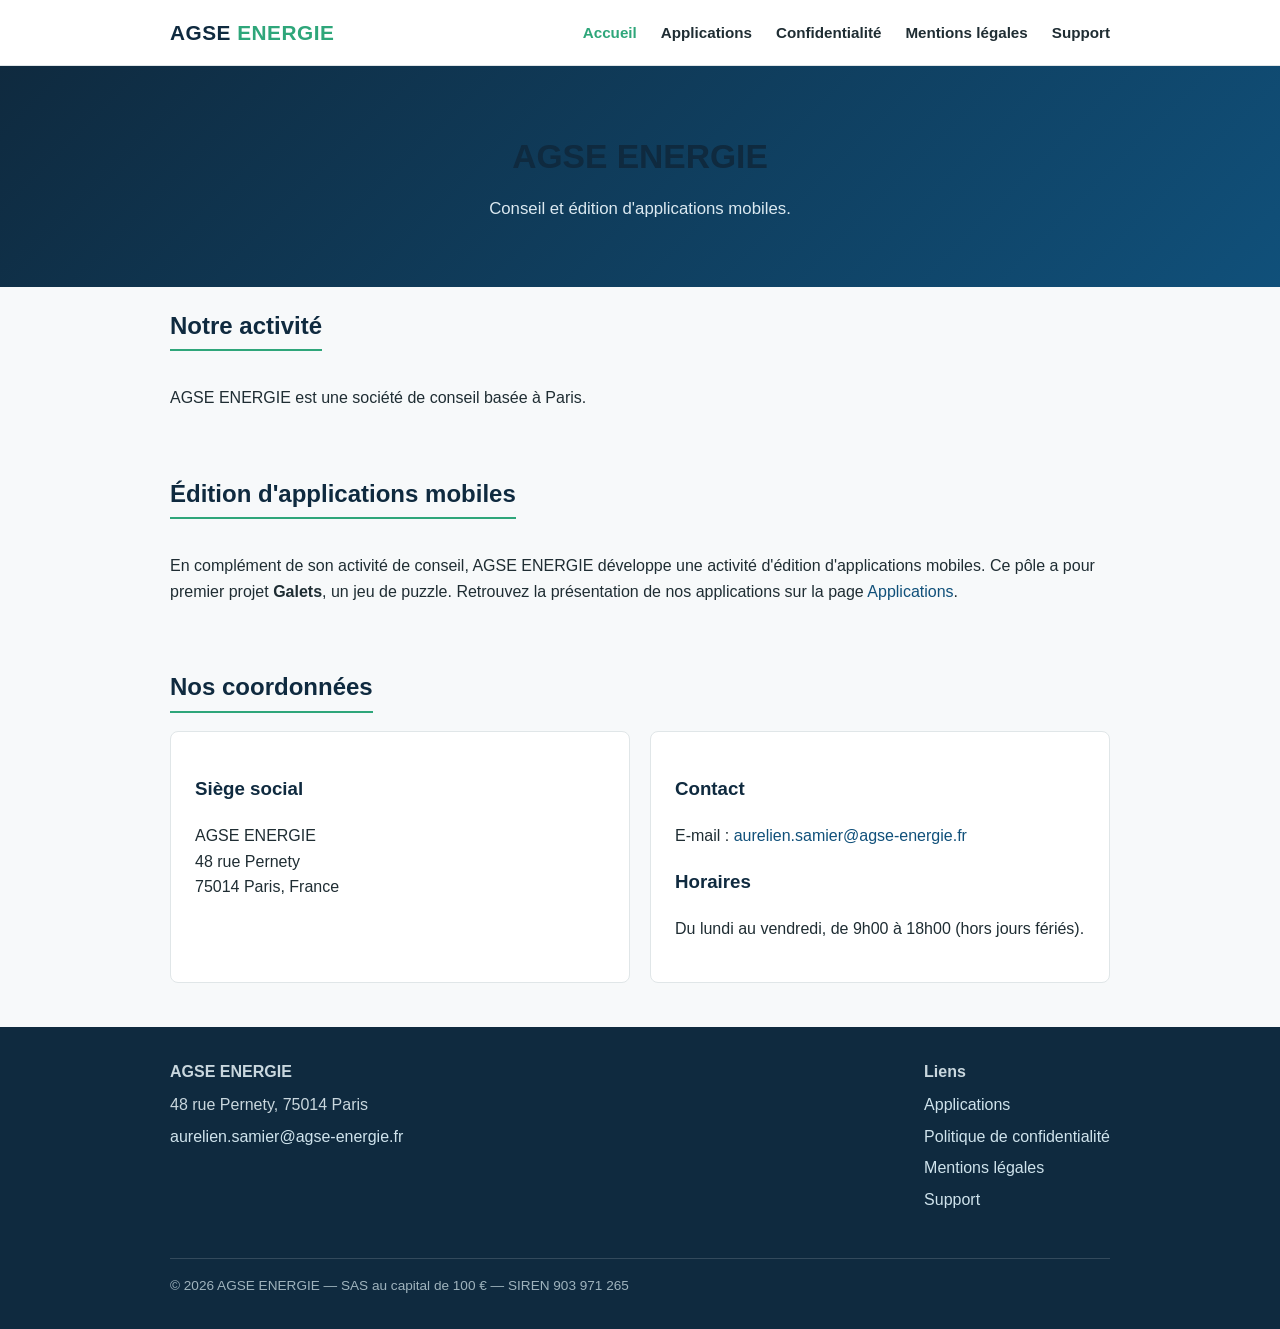
<file: index.html>
<!DOCTYPE html>
<html lang="fr">
<head>
<meta charset="UTF-8">
<meta name="viewport" content="width=device-width, initial-scale=1.0">
<title>AGSE ENERGIE — Conseil à Paris</title>
<meta name="description" content="AGSE ENERGIE, société de conseil basée à Paris 14e.">
<link rel="stylesheet" href="style.css">
</head>
<body>

<header class="entete">
  <div class="entete-interieur">
    <div class="logo">AGSE <span>ENERGIE</span></div>
    <nav class="principale">
      <ul>
        <li><a href="index.html" class="actif">Accueil</a></li>
        <li><a href="applications.html">Applications</a></li>
        <li><a href="confidentialite.html">Confidentialité</a></li>
        <li><a href="mentions-legales.html">Mentions légales</a></li>
        <li><a href="support.html">Support</a></li>
      </ul>
    </nav>
  </div>
</header>

<div class="hero">
  <h1>AGSE ENERGIE</h1>
  <p>Conseil et édition d'applications mobiles.</p>
</div>

<main class="conteneur">

  <section>
    <h2>Notre activité</h2>
    <p>
      AGSE ENERGIE est une société de conseil basée à Paris.
    </p>
  </section>

  <section>
    <h2>Édition d'applications mobiles</h2>
    <p>
      En complément de son activité de conseil, AGSE ENERGIE développe une activité d'édition
      d'applications mobiles. Ce pôle a pour premier projet <strong>Galets</strong>, un jeu de
      puzzle. Retrouvez la présentation de nos applications sur la page
      <a href="applications.html">Applications</a>.
    </p>
  </section>

  <section>
    <h2>Nos coordonnées</h2>
    <div class="grille">
      <div class="carte">
        <h3>Siège social</h3>
        <p>
          AGSE ENERGIE<br>
          48 rue Pernety<br>
          75014 Paris, France
        </p>
      </div>
      <div class="carte">
        <h3>Contact</h3>
        <p>
          E-mail : <a href="mailto:aurelien.samier@agse-energie.fr">aurelien.samier@agse-energie.fr</a>
        </p>
        <h3>Horaires</h3>
        <p>Du lundi au vendredi, de 9h00 à 18h00 (hors jours fériés).</p>
      </div>
    </div>
  </section>

</main>

<footer class="pied">
  <div class="conteneur">
    <div>
      <strong>AGSE ENERGIE</strong>
      <ul>
        <li>48 rue Pernety, 75014 Paris</li>
        <li><a href="mailto:aurelien.samier@agse-energie.fr">aurelien.samier@agse-energie.fr</a></li>
      </ul>
    </div>
    <div>
      <strong>Liens</strong>
      <ul>
        <li><a href="applications.html">Applications</a></li>
        <li><a href="confidentialite.html">Politique de confidentialité</a></li>
        <li><a href="mentions-legales.html">Mentions légales</a></li>
        <li><a href="support.html">Support</a></li>
      </ul>
    </div>
    <div class="pied-copy">&copy; <span id="annee"></span> AGSE ENERGIE — SAS au capital de 100 € — SIREN 903 971 265</div>
  </div>
</footer>

<script>document.getElementById("annee").textContent = new Date().getFullYear();</script>
</body>
</html>
</file>
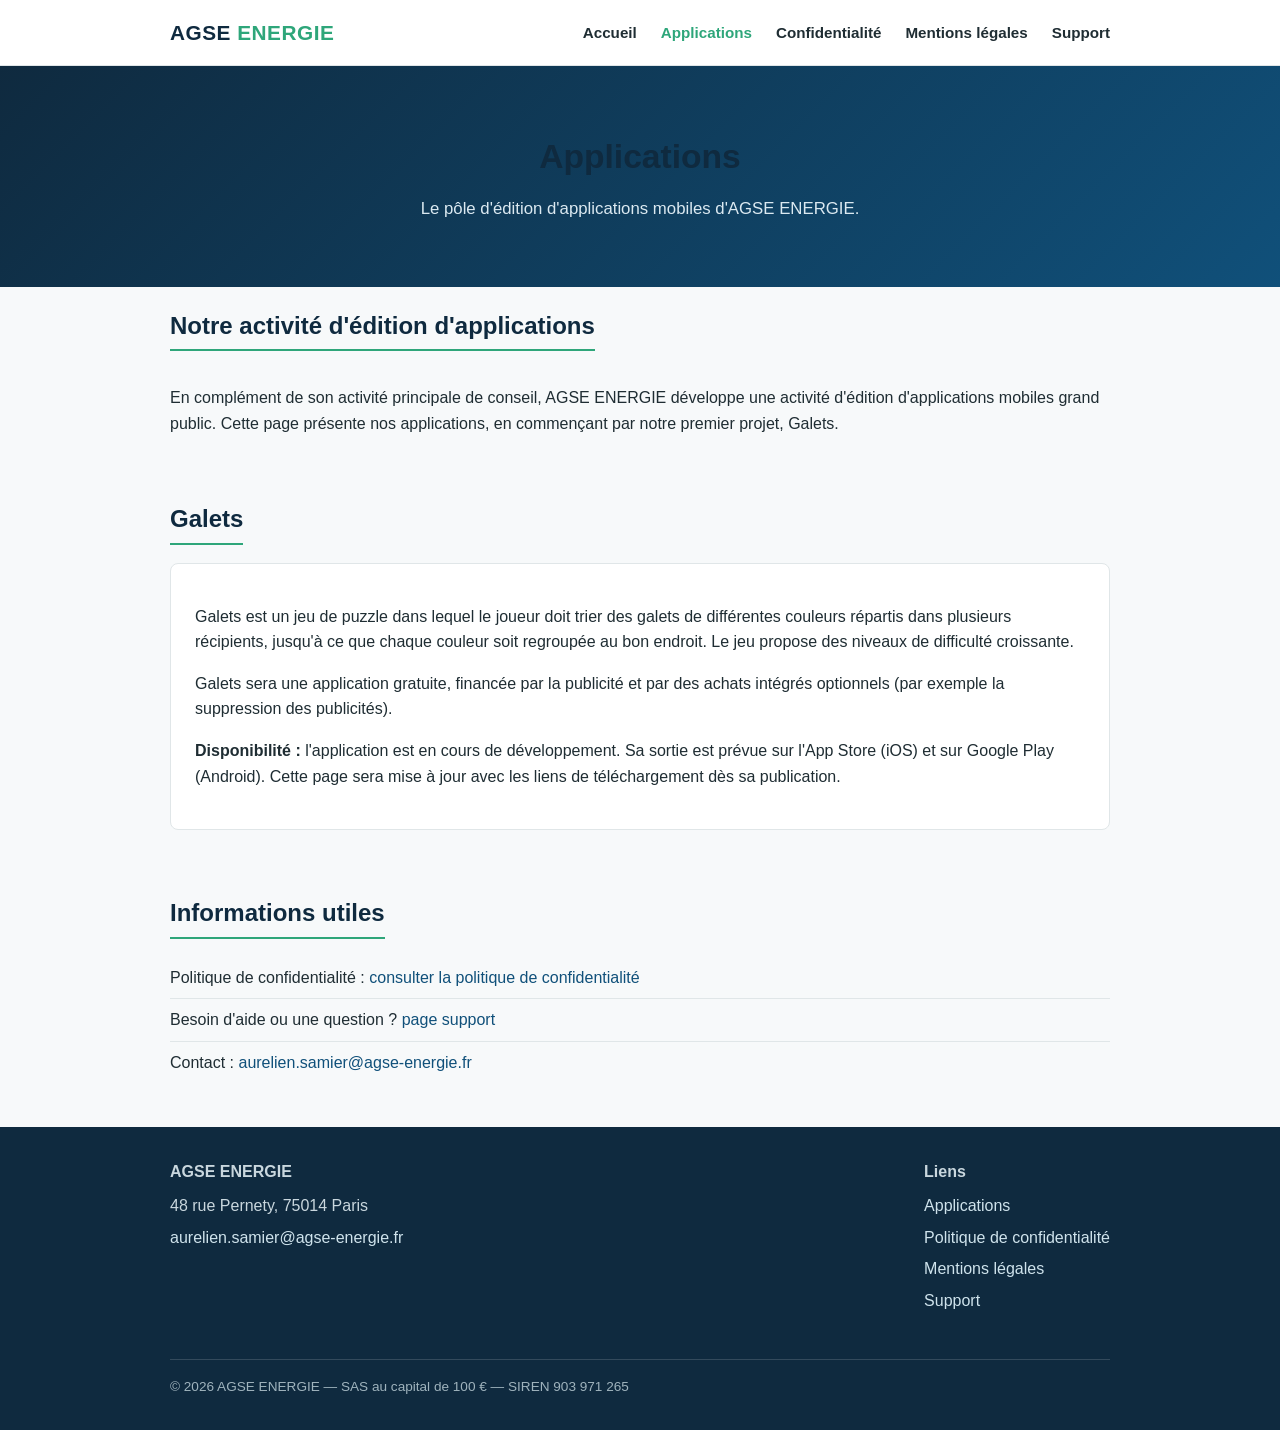
<file: applications.html>
<!DOCTYPE html>
<html lang="fr">
<head>
<meta charset="UTF-8">
<meta name="viewport" content="width=device-width, initial-scale=1.0">
<title>Applications — AGSE ENERGIE</title>
<meta name="description" content="Les applications mobiles éditées par AGSE ENERGIE, dont Galets, jeu de puzzle de tri de galets.">
<link rel="stylesheet" href="style.css">
</head>
<body>

<header class="entete">
  <div class="entete-interieur">
    <div class="logo">AGSE <span>ENERGIE</span></div>
    <nav class="principale">
      <ul>
        <li><a href="index.html">Accueil</a></li>
        <li><a href="applications.html" class="actif">Applications</a></li>
        <li><a href="confidentialite.html">Confidentialité</a></li>
        <li><a href="mentions-legales.html">Mentions légales</a></li>
        <li><a href="support.html">Support</a></li>
      </ul>
    </nav>
  </div>
</header>

<div class="hero">
  <h1>Applications</h1>
  <p>Le pôle d'édition d'applications mobiles d'AGSE ENERGIE.</p>
</div>

<main class="conteneur">

  <section>
    <h2>Notre activité d'édition d'applications</h2>
    <p>
      En complément de son activité principale de conseil, AGSE ENERGIE développe une activité
      d'édition d'applications mobiles grand public. Cette page présente nos applications, en
      commençant par notre premier projet, Galets.
    </p>
  </section>

  <section>
    <h2>Galets</h2>
    <div class="carte">
      <p>
        Galets est un jeu de puzzle dans lequel le joueur doit trier des galets de différentes
        couleurs répartis dans plusieurs récipients, jusqu'à ce que chaque couleur soit regroupée
        au bon endroit. Le jeu propose des niveaux de difficulté croissante.
      </p>
      <p>
        Galets sera une application gratuite, financée par la publicité et par des achats
        intégrés optionnels (par exemple la suppression des publicités).
      </p>
      <p>
        <strong>Disponibilité :</strong> l'application est en cours de développement. Sa sortie
        est prévue sur l'App Store (iOS) et sur Google Play (Android). Cette page sera mise à
        jour avec les liens de téléchargement dès sa publication.
      </p>
    </div>
  </section>

  <section>
    <h2>Informations utiles</h2>
    <ul class="liste-propre">
      <li>Politique de confidentialité : <a href="confidentialite.html">consulter la politique de confidentialité</a></li>
      <li>Besoin d'aide ou une question ? <a href="support.html">page support</a></li>
      <li>Contact : <a href="mailto:aurelien.samier@agse-energie.fr">aurelien.samier@agse-energie.fr</a></li>
    </ul>
  </section>

</main>

<footer class="pied">
  <div class="conteneur">
    <div>
      <strong>AGSE ENERGIE</strong>
      <ul>
        <li>48 rue Pernety, 75014 Paris</li>
        <li><a href="mailto:aurelien.samier@agse-energie.fr">aurelien.samier@agse-energie.fr</a></li>
      </ul>
    </div>
    <div>
      <strong>Liens</strong>
      <ul>
        <li><a href="applications.html">Applications</a></li>
        <li><a href="confidentialite.html">Politique de confidentialité</a></li>
        <li><a href="mentions-legales.html">Mentions légales</a></li>
        <li><a href="support.html">Support</a></li>
      </ul>
    </div>
    <div class="pied-copy">&copy; <span id="annee"></span> AGSE ENERGIE — SAS au capital de 100 € — SIREN 903 971 265</div>
  </div>
</footer>

<script>document.getElementById("annee").textContent = new Date().getFullYear();</script>
</body>
</html>
</file>
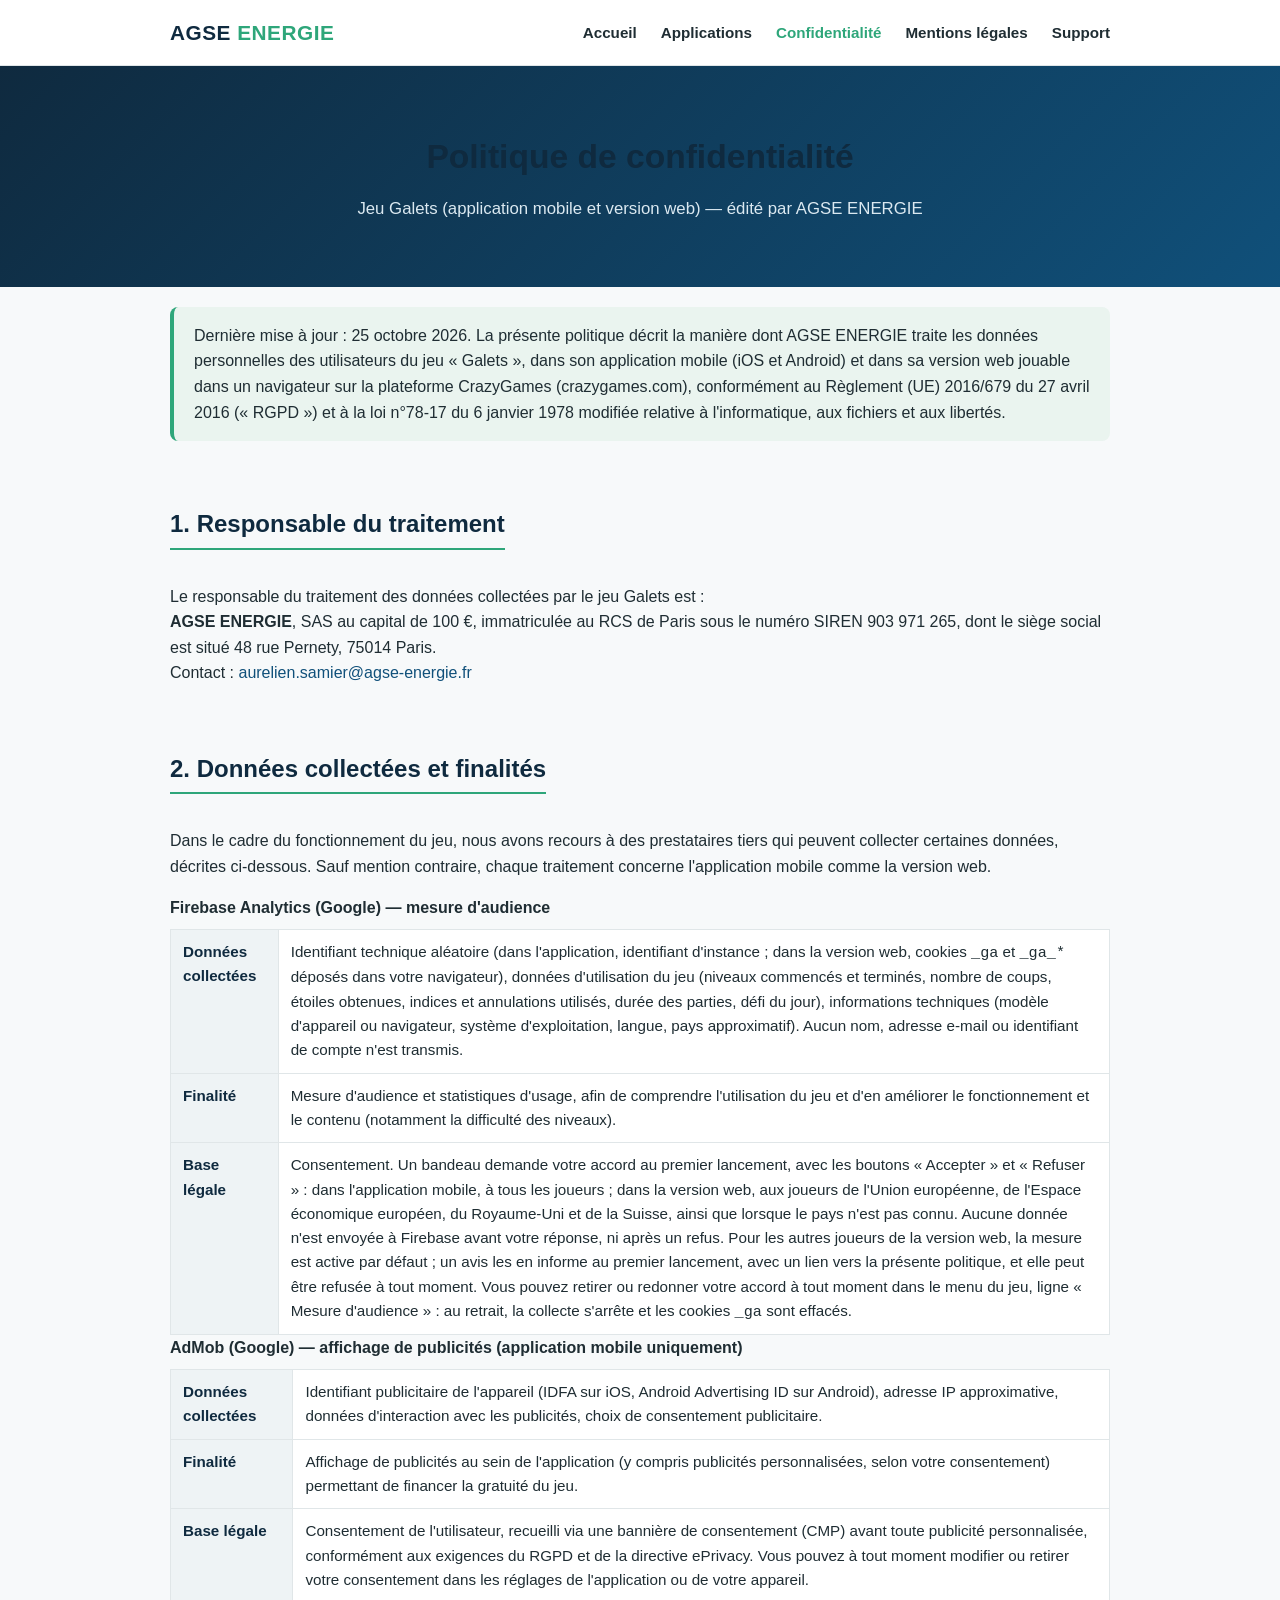
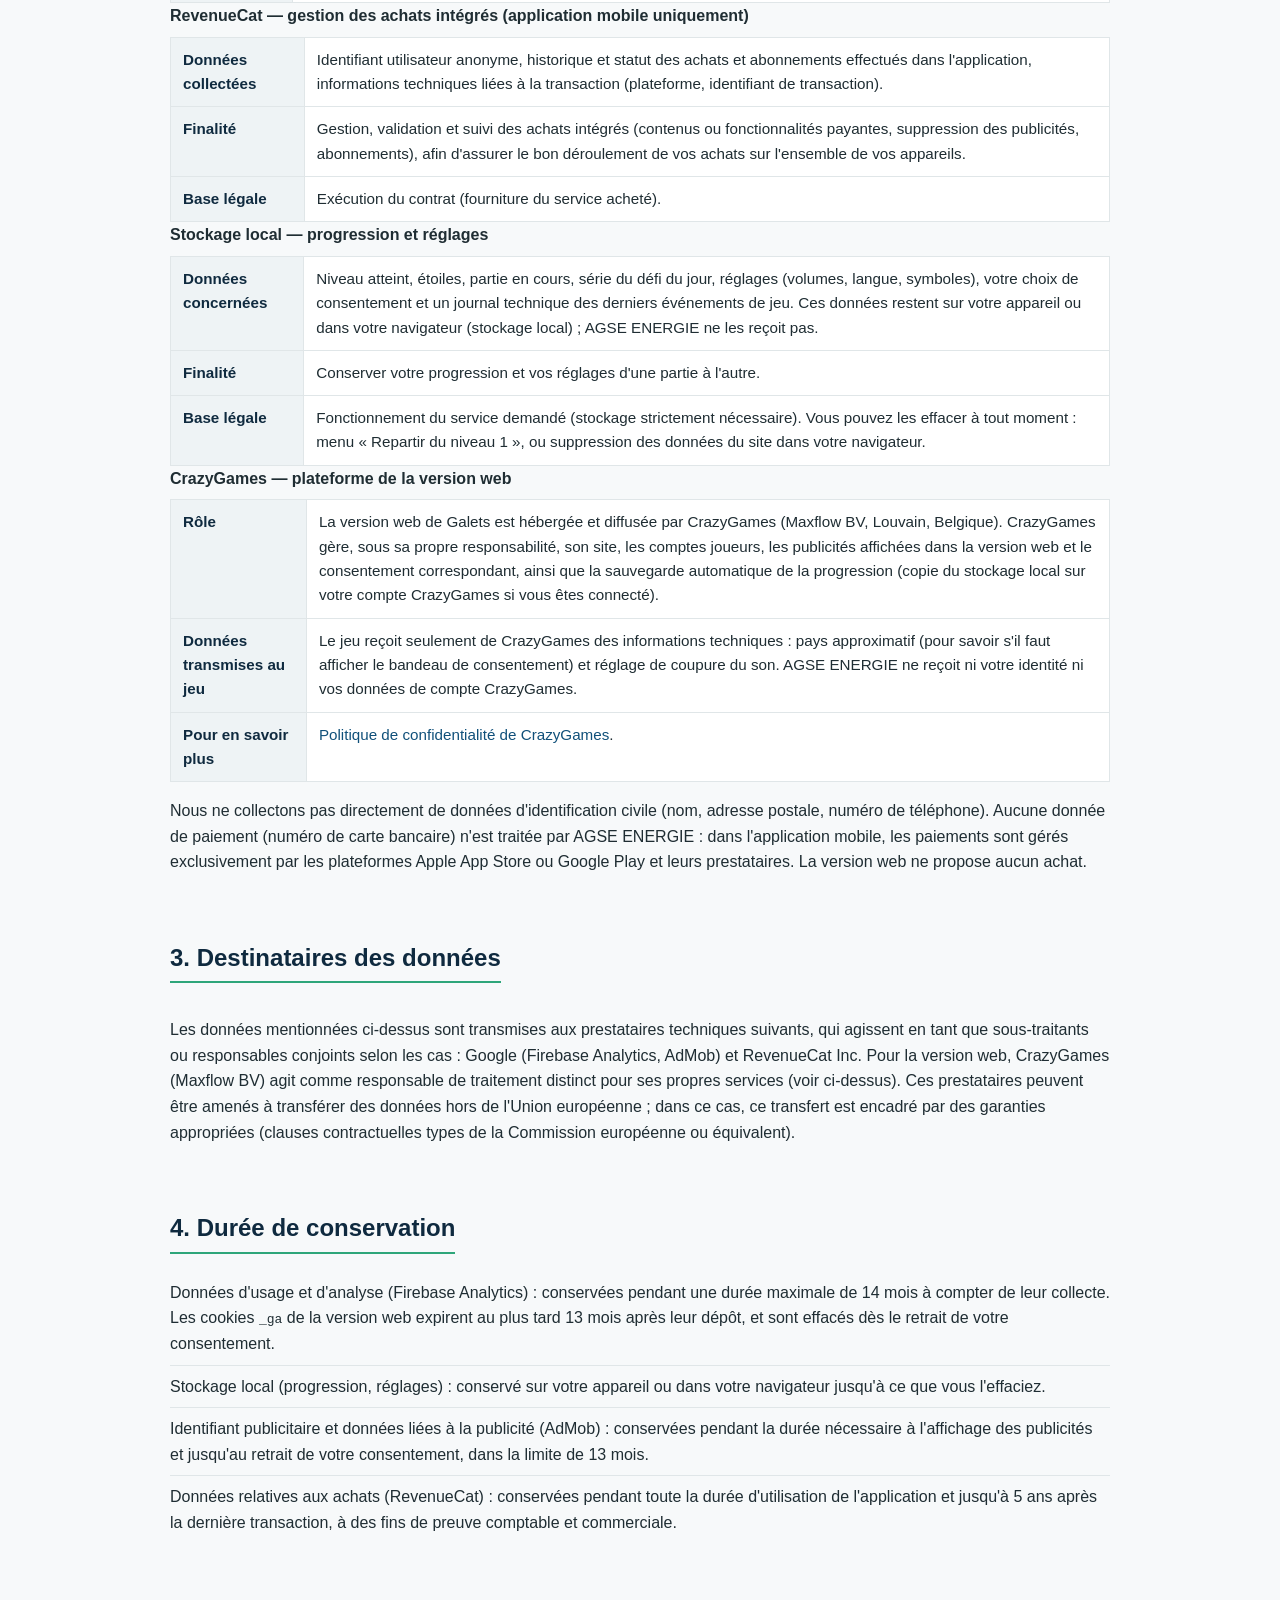
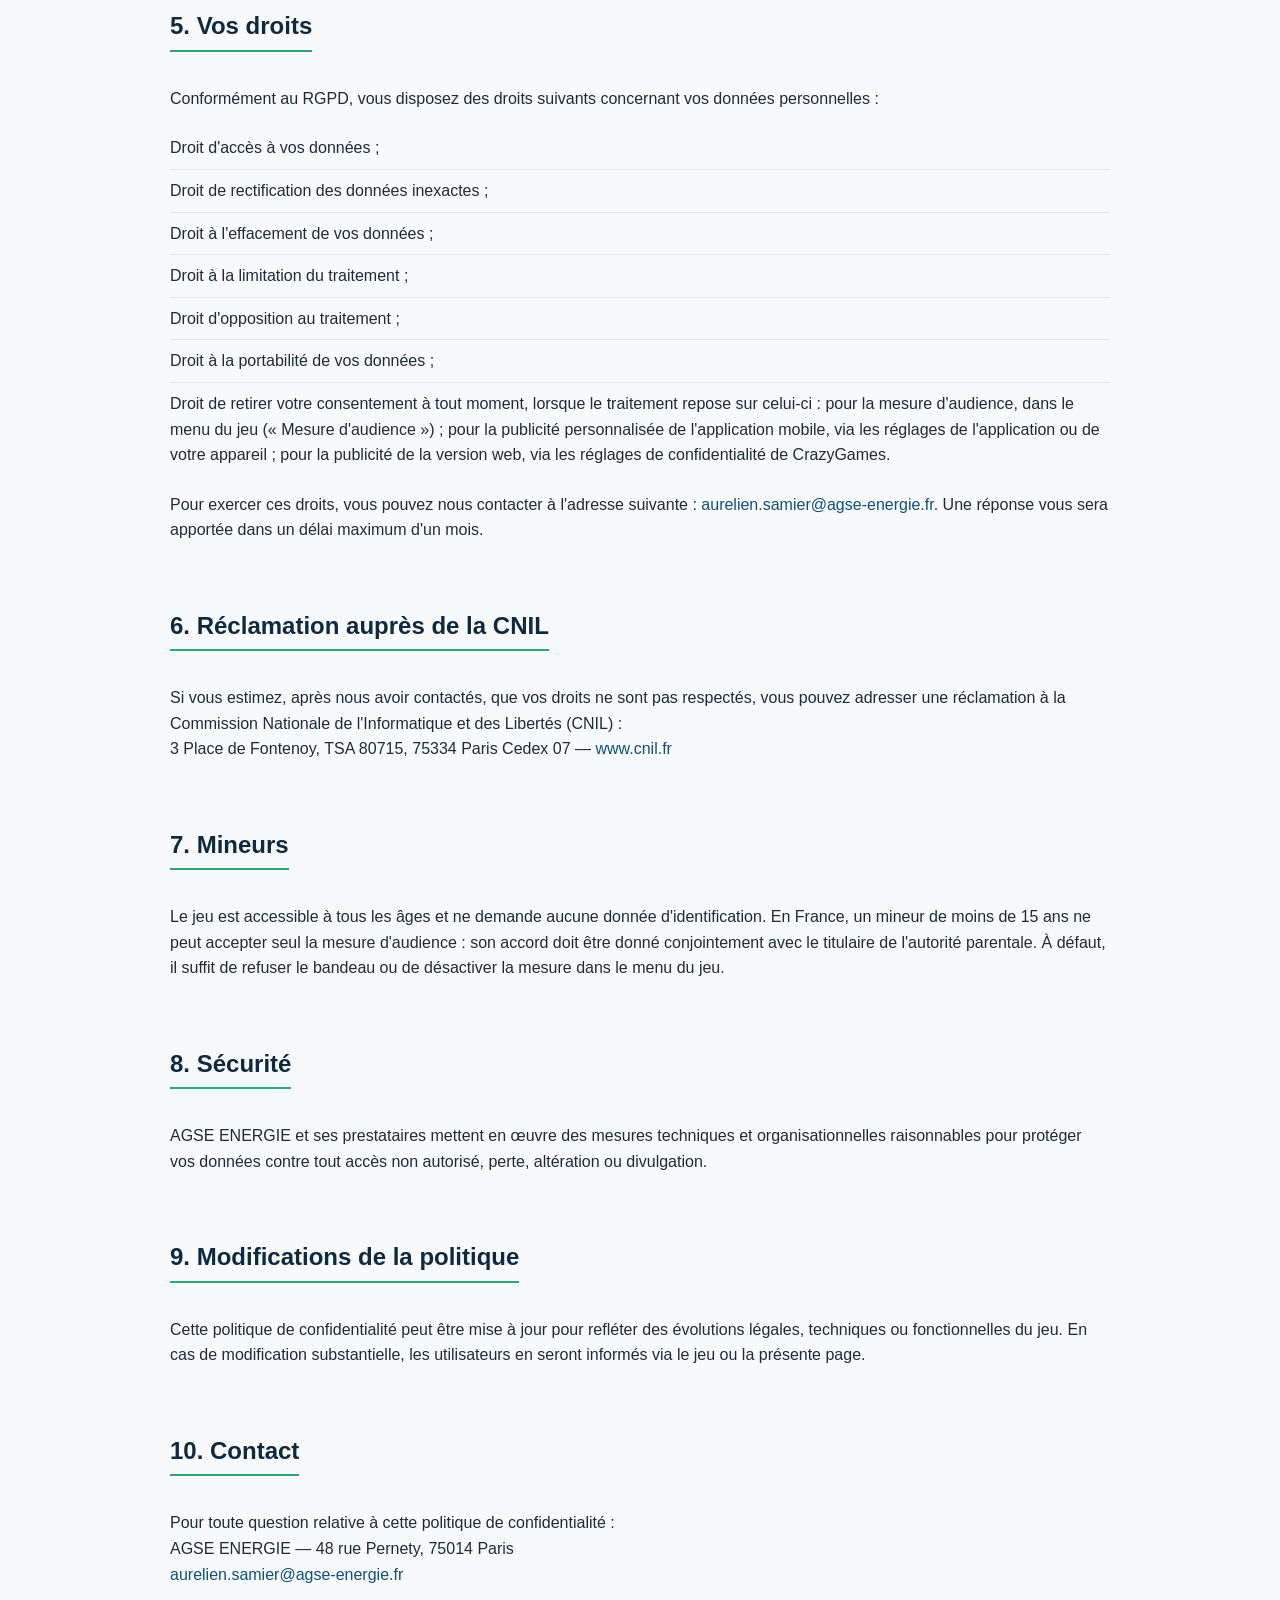
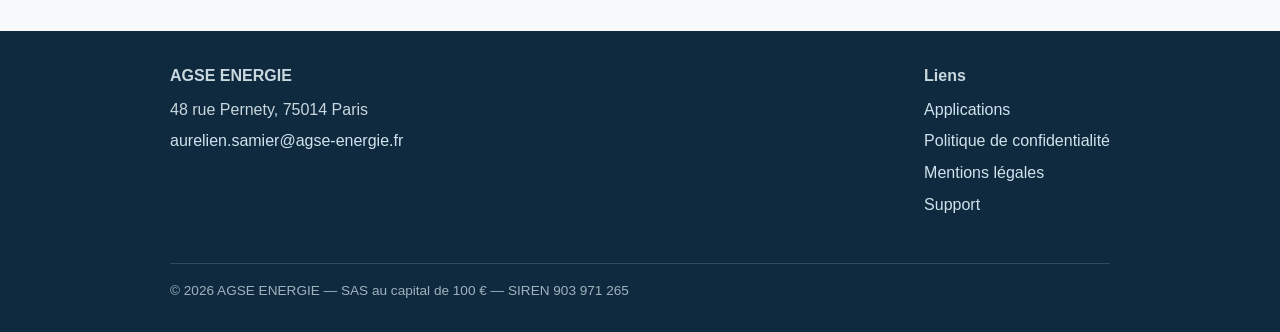
<file: confidentialite.html>
<!DOCTYPE html>
<html lang="fr">
<head>
<meta charset="UTF-8">
<meta name="viewport" content="width=device-width, initial-scale=1.0">
<title>Politique de confidentialité — Galets | AGSE ENERGIE</title>
<meta name="description" content="Politique de confidentialité du jeu Galets (application mobile et version web sur CrazyGames), conforme au RGPD.">
<link rel="stylesheet" href="style.css">
</head>
<body>

<header class="entete">
  <div class="entete-interieur">
    <div class="logo">AGSE <span>ENERGIE</span></div>
    <nav class="principale">
      <ul>
        <li><a href="index.html">Accueil</a></li>
        <li><a href="applications.html">Applications</a></li>
        <li><a href="confidentialite.html" class="actif">Confidentialité</a></li>
        <li><a href="mentions-legales.html">Mentions légales</a></li>
        <li><a href="support.html">Support</a></li>
      </ul>
    </nav>
  </div>
</header>

<div class="hero">
  <h1>Politique de confidentialité</h1>
  <p>Jeu Galets (application mobile et version web) — édité par AGSE ENERGIE</p>
</div>

<main class="conteneur">

  <section>
    <div class="encart-info">
      Dernière mise à jour : 25 octobre 2026. La présente politique décrit la manière dont
      AGSE ENERGIE traite les données personnelles des utilisateurs du jeu « Galets », dans
      son application mobile (iOS et Android) et dans sa version web jouable dans un
      navigateur sur la plateforme CrazyGames (crazygames.com), conformément au Règlement (UE)
      2016/679 du 27 avril 2016 (« RGPD ») et à la loi n°78-17 du 6 janvier 1978 modifiée
      relative à l'informatique, aux fichiers et aux libertés.
    </div>
  </section>

  <section>
    <h2>1. Responsable du traitement</h2>
    <p>
      Le responsable du traitement des données collectées par le jeu Galets est :<br>
      <strong>AGSE ENERGIE</strong>, SAS au capital de 100 €, immatriculée au RCS de Paris
      sous le numéro SIREN 903 971 265, dont le siège social est situé 48 rue Pernety, 75014 Paris.<br>
      Contact : <a href="mailto:aurelien.samier@agse-energie.fr">aurelien.samier@agse-energie.fr</a>
    </p>
  </section>

  <section>
    <h2>2. Données collectées et finalités</h2>
    <p>Dans le cadre du fonctionnement du jeu, nous avons recours à des prestataires tiers qui peuvent collecter certaines données, décrites ci-dessous. Sauf mention contraire, chaque traitement concerne l'application mobile comme la version web.</p>

    <table>
      <caption>Firebase Analytics (Google) — mesure d'audience</caption>
      <tr><th>Données collectées</th><td>Identifiant technique aléatoire (dans l'application, identifiant d'instance ; dans la version web, cookies <code>_ga</code> et <code>_ga_*</code> déposés dans votre navigateur), données d'utilisation du jeu (niveaux commencés et terminés, nombre de coups, étoiles obtenues, indices et annulations utilisés, durée des parties, défi du jour), informations techniques (modèle d'appareil ou navigateur, système d'exploitation, langue, pays approximatif). Aucun nom, adresse e-mail ou identifiant de compte n'est transmis.</td></tr>
      <tr><th>Finalité</th><td>Mesure d'audience et statistiques d'usage, afin de comprendre l'utilisation du jeu et d'en améliorer le fonctionnement et le contenu (notamment la difficulté des niveaux).</td></tr>
      <tr><th>Base légale</th><td>Consentement. Un bandeau demande votre accord au premier lancement, avec les boutons « Accepter » et « Refuser » : dans l'application mobile, à tous les joueurs ; dans la version web, aux joueurs de l'Union européenne, de l'Espace économique européen, du Royaume-Uni et de la Suisse, ainsi que lorsque le pays n'est pas connu. Aucune donnée n'est envoyée à Firebase avant votre réponse, ni après un refus. Pour les autres joueurs de la version web, la mesure est active par défaut ; un avis les en informe au premier lancement, avec un lien vers la présente politique, et elle peut être refusée à tout moment. Vous pouvez retirer ou redonner votre accord à tout moment dans le menu du jeu, ligne « Mesure d'audience » : au retrait, la collecte s'arrête et les cookies <code>_ga</code> sont effacés.</td></tr>
    </table>

    <table>
      <caption>AdMob (Google) — affichage de publicités (application mobile uniquement)</caption>
      <tr><th>Données collectées</th><td>Identifiant publicitaire de l'appareil (IDFA sur iOS, Android Advertising ID sur Android), adresse IP approximative, données d'interaction avec les publicités, choix de consentement publicitaire.</td></tr>
      <tr><th>Finalité</th><td>Affichage de publicités au sein de l'application (y compris publicités personnalisées, selon votre consentement) permettant de financer la gratuité du jeu.</td></tr>
      <tr><th>Base légale</th><td>Consentement de l'utilisateur, recueilli via une bannière de consentement (CMP) avant toute publicité personnalisée, conformément aux exigences du RGPD et de la directive ePrivacy. Vous pouvez à tout moment modifier ou retirer votre consentement dans les réglages de l'application ou de votre appareil.</td></tr>
    </table>

    <table>
      <caption>RevenueCat — gestion des achats intégrés (application mobile uniquement)</caption>
      <tr><th>Données collectées</th><td>Identifiant utilisateur anonyme, historique et statut des achats et abonnements effectués dans l'application, informations techniques liées à la transaction (plateforme, identifiant de transaction).</td></tr>
      <tr><th>Finalité</th><td>Gestion, validation et suivi des achats intégrés (contenus ou fonctionnalités payantes, suppression des publicités, abonnements), afin d'assurer le bon déroulement de vos achats sur l'ensemble de vos appareils.</td></tr>
      <tr><th>Base légale</th><td>Exécution du contrat (fourniture du service acheté).</td></tr>
    </table>

    <table>
      <caption>Stockage local — progression et réglages</caption>
      <tr><th>Données concernées</th><td>Niveau atteint, étoiles, partie en cours, série du défi du jour, réglages (volumes, langue, symboles), votre choix de consentement et un journal technique des derniers événements de jeu. Ces données restent sur votre appareil ou dans votre navigateur (stockage local) ; AGSE ENERGIE ne les reçoit pas.</td></tr>
      <tr><th>Finalité</th><td>Conserver votre progression et vos réglages d'une partie à l'autre.</td></tr>
      <tr><th>Base légale</th><td>Fonctionnement du service demandé (stockage strictement nécessaire). Vous pouvez les effacer à tout moment : menu « Repartir du niveau 1 », ou suppression des données du site dans votre navigateur.</td></tr>
    </table>

    <table>
      <caption>CrazyGames — plateforme de la version web</caption>
      <tr><th>Rôle</th><td>La version web de Galets est hébergée et diffusée par CrazyGames (Maxflow BV, Louvain, Belgique). CrazyGames gère, sous sa propre responsabilité, son site, les comptes joueurs, les publicités affichées dans la version web et le consentement correspondant, ainsi que la sauvegarde automatique de la progression (copie du stockage local sur votre compte CrazyGames si vous êtes connecté).</td></tr>
      <tr><th>Données transmises au jeu</th><td>Le jeu reçoit seulement de CrazyGames des informations techniques : pays approximatif (pour savoir s'il faut afficher le bandeau de consentement) et réglage de coupure du son. AGSE ENERGIE ne reçoit ni votre identité ni vos données de compte CrazyGames.</td></tr>
      <tr><th>Pour en savoir plus</th><td><a href="https://www.crazygames.com/privacy-policy" target="_blank" rel="noopener">Politique de confidentialité de CrazyGames</a>.</td></tr>
    </table>

    <p>
      Nous ne collectons pas directement de données d'identification civile (nom, adresse postale,
      numéro de téléphone). Aucune donnée de paiement (numéro de carte bancaire) n'est traitée par
      AGSE ENERGIE : dans l'application mobile, les paiements sont gérés exclusivement par les
      plateformes Apple App Store ou Google Play et leurs prestataires. La version web ne propose
      aucun achat.
    </p>
  </section>

  <section>
    <h2>3. Destinataires des données</h2>
    <p>
      Les données mentionnées ci-dessus sont transmises aux prestataires techniques suivants, qui
      agissent en tant que sous-traitants ou responsables conjoints selon les cas : Google
      (Firebase Analytics, AdMob) et RevenueCat Inc. Pour la version web, CrazyGames (Maxflow BV)
      agit comme responsable de traitement distinct pour ses propres services (voir ci-dessus).
      Ces prestataires peuvent être amenés à
      transférer des données hors de l'Union européenne ; dans ce cas, ce transfert est encadré
      par des garanties appropriées (clauses contractuelles types de la Commission européenne ou
      équivalent).
    </p>
  </section>

  <section>
    <h2>4. Durée de conservation</h2>
    <ul class="liste-propre">
      <li>Données d'usage et d'analyse (Firebase Analytics) : conservées pendant une durée maximale de 14 mois à compter de leur collecte. Les cookies <code>_ga</code> de la version web expirent au plus tard 13 mois après leur dépôt, et sont effacés dès le retrait de votre consentement.</li>
      <li>Stockage local (progression, réglages) : conservé sur votre appareil ou dans votre navigateur jusqu'à ce que vous l'effaciez.</li>
      <li>Identifiant publicitaire et données liées à la publicité (AdMob) : conservées pendant la durée nécessaire à l'affichage des publicités et jusqu'au retrait de votre consentement, dans la limite de 13 mois.</li>
      <li>Données relatives aux achats (RevenueCat) : conservées pendant toute la durée d'utilisation de l'application et jusqu'à 5 ans après la dernière transaction, à des fins de preuve comptable et commerciale.</li>
    </ul>
  </section>

  <section>
    <h2>5. Vos droits</h2>
    <p>Conformément au RGPD, vous disposez des droits suivants concernant vos données personnelles :</p>
    <ul class="liste-propre">
      <li>Droit d'accès à vos données ;</li>
      <li>Droit de rectification des données inexactes ;</li>
      <li>Droit à l'effacement de vos données ;</li>
      <li>Droit à la limitation du traitement ;</li>
      <li>Droit d'opposition au traitement ;</li>
      <li>Droit à la portabilité de vos données ;</li>
      <li>Droit de retirer votre consentement à tout moment, lorsque le traitement repose sur celui-ci : pour la mesure d'audience, dans le menu du jeu (« Mesure d'audience ») ; pour la publicité personnalisée de l'application mobile, via les réglages de l'application ou de votre appareil ; pour la publicité de la version web, via les réglages de confidentialité de CrazyGames.</li>
    </ul>
    <p>
      Pour exercer ces droits, vous pouvez nous contacter à l'adresse suivante :
      <a href="mailto:aurelien.samier@agse-energie.fr">aurelien.samier@agse-energie.fr</a>.
      Une réponse vous sera apportée dans un délai maximum d'un mois.
    </p>
  </section>

  <section>
    <h2>6. Réclamation auprès de la CNIL</h2>
    <p>
      Si vous estimez, après nous avoir contactés, que vos droits ne sont pas respectés, vous
      pouvez adresser une réclamation à la Commission Nationale de l'Informatique et des Libertés
      (CNIL) :<br>
      3 Place de Fontenoy, TSA 80715, 75334 Paris Cedex 07 — <a href="https://www.cnil.fr" target="_blank" rel="noopener">www.cnil.fr</a>
    </p>
  </section>

  <section>
    <h2>7. Mineurs</h2>
    <p>
      Le jeu est accessible à tous les âges et ne demande aucune donnée d'identification. En
      France, un mineur de moins de 15 ans ne peut accepter seul la mesure d'audience : son
      accord doit être donné conjointement avec le titulaire de l'autorité parentale. À défaut,
      il suffit de refuser le bandeau ou de désactiver la mesure dans le menu du jeu.
    </p>
  </section>

  <section>
    <h2>8. Sécurité</h2>
    <p>
      AGSE ENERGIE et ses prestataires mettent en œuvre des mesures techniques et
      organisationnelles raisonnables pour protéger vos données contre tout accès non autorisé,
      perte, altération ou divulgation.
    </p>
  </section>

  <section>
    <h2>9. Modifications de la politique</h2>
    <p>
      Cette politique de confidentialité peut être mise à jour pour refléter des évolutions
      légales, techniques ou fonctionnelles du jeu. En cas de modification substantielle, les
      utilisateurs en seront informés via le jeu ou la présente page.
    </p>
  </section>

  <section>
    <h2>10. Contact</h2>
    <p>
      Pour toute question relative à cette politique de confidentialité :<br>
      AGSE ENERGIE — 48 rue Pernety, 75014 Paris<br>
      <a href="mailto:aurelien.samier@agse-energie.fr">aurelien.samier@agse-energie.fr</a>
    </p>
  </section>

</main>

<footer class="pied">
  <div class="conteneur">
    <div>
      <strong>AGSE ENERGIE</strong>
      <ul>
        <li>48 rue Pernety, 75014 Paris</li>
        <li><a href="mailto:aurelien.samier@agse-energie.fr">aurelien.samier@agse-energie.fr</a></li>
      </ul>
    </div>
    <div>
      <strong>Liens</strong>
      <ul>
        <li><a href="applications.html">Applications</a></li>
        <li><a href="confidentialite.html">Politique de confidentialité</a></li>
        <li><a href="mentions-legales.html">Mentions légales</a></li>
        <li><a href="support.html">Support</a></li>
      </ul>
    </div>
    <div class="pied-copy">&copy; <span id="annee"></span> AGSE ENERGIE — SAS au capital de 100 € — SIREN 903 971 265</div>
  </div>
</footer>

<script>document.getElementById("annee").textContent = new Date().getFullYear();</script>
</body>
</html>
</file>
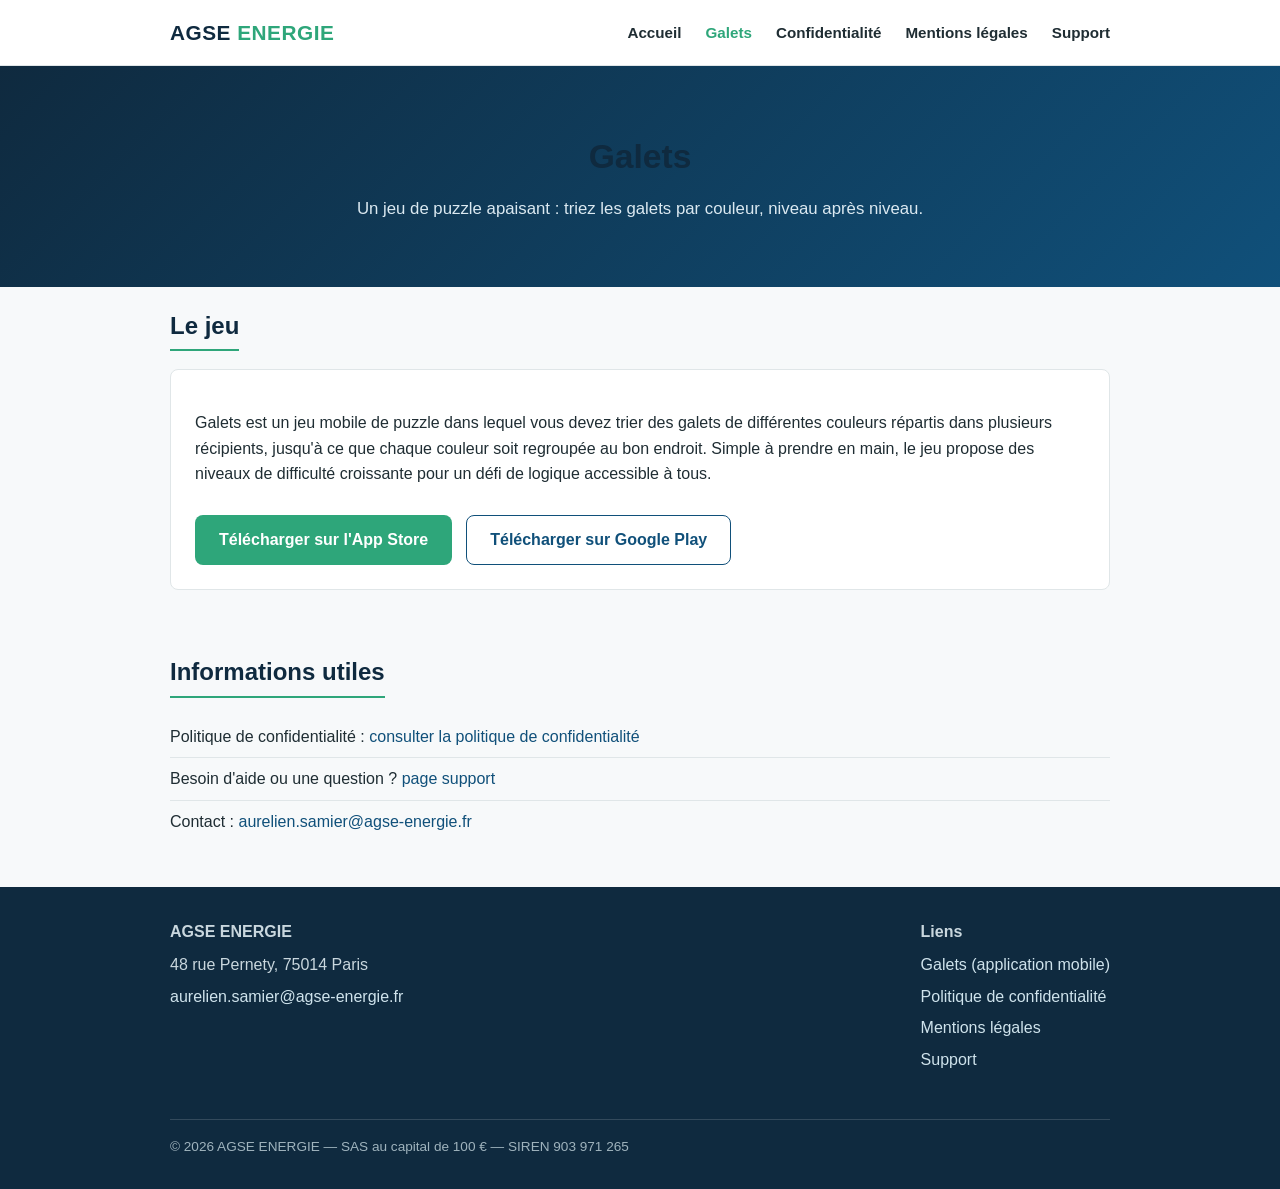
<file: galets.html>
<!DOCTYPE html>
<html lang="fr">
<head>
<meta charset="UTF-8">
<meta name="viewport" content="width=device-width, initial-scale=1.0">
<title>Galets — Jeu mobile | AGSE ENERGIE</title>
<meta name="description" content="Galets, le jeu mobile de puzzle de tri de galets développé par AGSE ENERGIE.">
<link rel="stylesheet" href="style.css">
</head>
<body>

<header class="entete">
  <div class="entete-interieur">
    <div class="logo">AGSE <span>ENERGIE</span></div>
    <nav class="principale">
      <ul>
        <li><a href="index.html">Accueil</a></li>
        <li><a href="galets.html" class="actif">Galets</a></li>
        <li><a href="confidentialite.html">Confidentialité</a></li>
        <li><a href="mentions-legales.html">Mentions légales</a></li>
        <li><a href="support.html">Support</a></li>
      </ul>
    </nav>
  </div>
</header>

<div class="hero">
  <h1>Galets</h1>
  <p>Un jeu de puzzle apaisant : triez les galets par couleur, niveau après niveau.</p>
</div>

<main class="conteneur">

  <section>
    <h2>Le jeu</h2>
    <div class="carte">
      <p>
        Galets est un jeu mobile de puzzle dans lequel vous devez trier des galets de
        différentes couleurs répartis dans plusieurs récipients, jusqu'à ce que chaque
        couleur soit regroupée au bon endroit. Simple à prendre en main, le jeu propose
        des niveaux de difficulté croissante pour un défi de logique accessible à tous.
      </p>
      <div class="badge-liste">
        <!-- Remplacer "#" par les liens réels vers l'App Store et Google Play une fois le jeu publié -->
        <a href="#" class="bouton">Télécharger sur l'App Store</a>
        <a href="#" class="bouton-secondaire">Télécharger sur Google Play</a>
      </div>
    </div>
  </section>

  <section>
    <h2>Informations utiles</h2>
    <ul class="liste-propre">
      <li>Politique de confidentialité : <a href="confidentialite.html">consulter la politique de confidentialité</a></li>
      <li>Besoin d'aide ou une question ? <a href="support.html">page support</a></li>
      <li>Contact : <a href="mailto:aurelien.samier@agse-energie.fr">aurelien.samier@agse-energie.fr</a></li>
    </ul>
  </section>

</main>

<footer class="pied">
  <div class="conteneur">
    <div>
      <strong>AGSE ENERGIE</strong>
      <ul>
        <li>48 rue Pernety, 75014 Paris</li>
        <li><a href="mailto:aurelien.samier@agse-energie.fr">aurelien.samier@agse-energie.fr</a></li>
      </ul>
    </div>
    <div>
      <strong>Liens</strong>
      <ul>
        <li><a href="galets.html">Galets (application mobile)</a></li>
        <li><a href="confidentialite.html">Politique de confidentialité</a></li>
        <li><a href="mentions-legales.html">Mentions légales</a></li>
        <li><a href="support.html">Support</a></li>
      </ul>
    </div>
    <div class="pied-copy">&copy; <span id="annee"></span> AGSE ENERGIE — SAS au capital de 100 € — SIREN 903 971 265</div>
  </div>
</footer>

<script>document.getElementById("annee").textContent = new Date().getFullYear();</script>
</body>
</html>
</file>
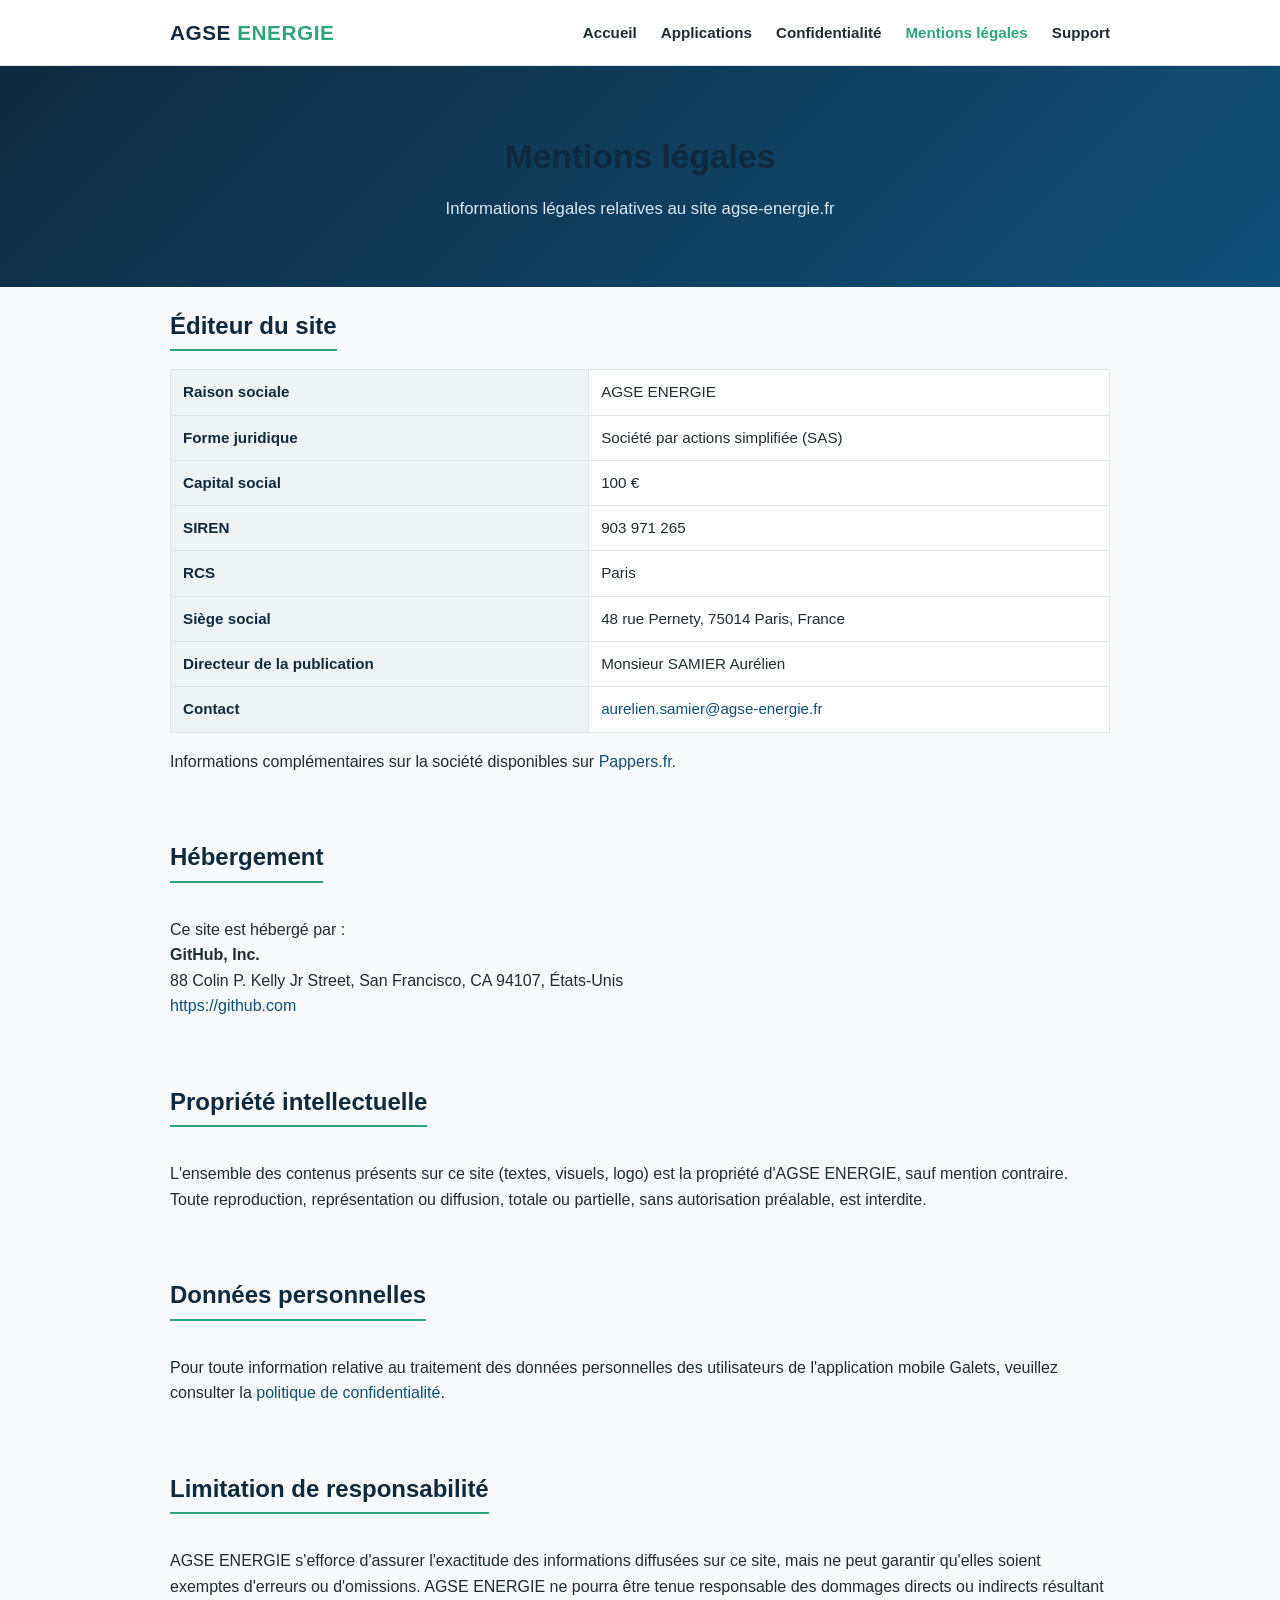
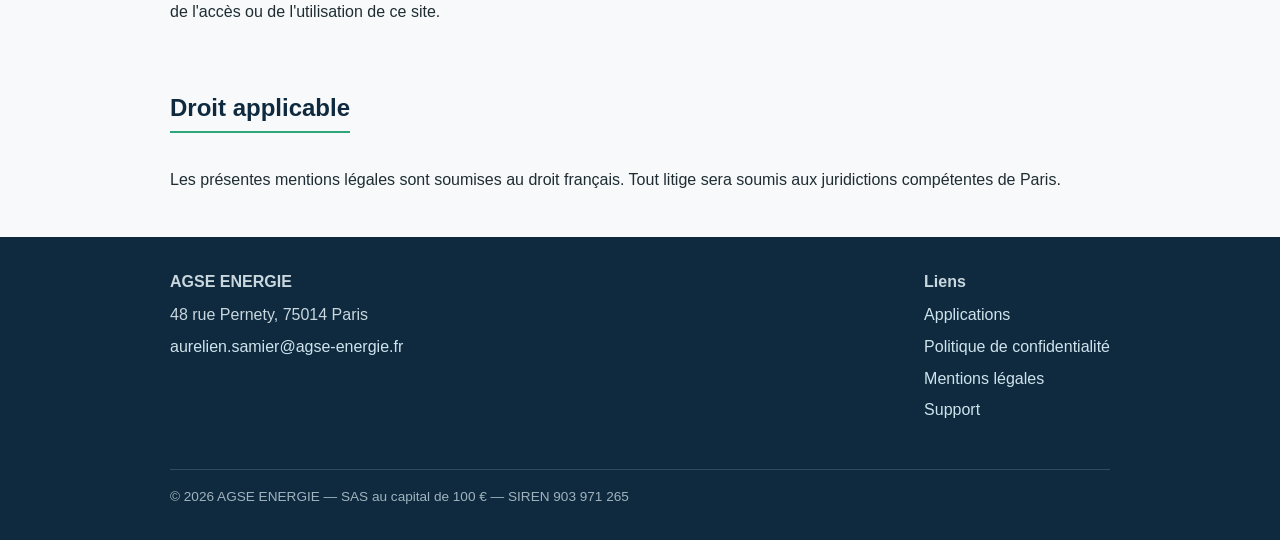
<file: mentions-legales.html>
<!DOCTYPE html>
<html lang="fr">
<head>
<meta charset="UTF-8">
<meta name="viewport" content="width=device-width, initial-scale=1.0">
<title>Mentions légales | AGSE ENERGIE</title>
<meta name="description" content="Mentions légales du site agse-energie.fr, édité par AGSE ENERGIE.">
<link rel="stylesheet" href="style.css">
</head>
<body>

<header class="entete">
  <div class="entete-interieur">
    <div class="logo">AGSE <span>ENERGIE</span></div>
    <nav class="principale">
      <ul>
        <li><a href="index.html">Accueil</a></li>
        <li><a href="applications.html">Applications</a></li>
        <li><a href="confidentialite.html">Confidentialité</a></li>
        <li><a href="mentions-legales.html" class="actif">Mentions légales</a></li>
        <li><a href="support.html">Support</a></li>
      </ul>
    </nav>
  </div>
</header>

<div class="hero">
  <h1>Mentions légales</h1>
  <p>Informations légales relatives au site agse-energie.fr</p>
</div>

<main class="conteneur">

  <section>
    <h2>Éditeur du site</h2>
    <table>
      <tr><th>Raison sociale</th><td>AGSE ENERGIE</td></tr>
      <tr><th>Forme juridique</th><td>Société par actions simplifiée (SAS)</td></tr>
      <tr><th>Capital social</th><td>100 €</td></tr>
      <tr><th>SIREN</th><td>903 971 265</td></tr>
      <tr><th>RCS</th><td>Paris</td></tr>
      <tr><th>Siège social</th><td>48 rue Pernety, 75014 Paris, France</td></tr>
      <tr><th>Directeur de la publication</th><td>Monsieur SAMIER Aurélien</td></tr>
      <tr><th>Contact</th><td><a href="mailto:aurelien.samier@agse-energie.fr">aurelien.samier@agse-energie.fr</a></td></tr>
    </table>
    <p>
      Informations complémentaires sur la société disponibles sur
      <a href="https://www.pappers.fr/entreprise/agse-energie-903971265" target="_blank" rel="noopener">Pappers.fr</a>.
    </p>
  </section>

  <section>
    <h2>Hébergement</h2>
    <p>
      Ce site est hébergé par :<br>
      <strong>GitHub, Inc.</strong><br>
      88 Colin P. Kelly Jr Street, San Francisco, CA 94107, États-Unis<br>
      <a href="https://github.com" target="_blank" rel="noopener">https://github.com</a>
    </p>
  </section>

  <section>
    <h2>Propriété intellectuelle</h2>
    <p>
      L'ensemble des contenus présents sur ce site (textes, visuels, logo) est la propriété
      d'AGSE ENERGIE, sauf mention contraire. Toute reproduction, représentation ou diffusion,
      totale ou partielle, sans autorisation préalable, est interdite.
    </p>
  </section>

  <section>
    <h2>Données personnelles</h2>
    <p>
      Pour toute information relative au traitement des données personnelles des utilisateurs de
      l'application mobile Galets, veuillez consulter la
      <a href="confidentialite.html">politique de confidentialité</a>.
    </p>
  </section>

  <section>
    <h2>Limitation de responsabilité</h2>
    <p>
      AGSE ENERGIE s'efforce d'assurer l'exactitude des informations diffusées sur ce site, mais
      ne peut garantir qu'elles soient exemptes d'erreurs ou d'omissions. AGSE ENERGIE ne pourra
      être tenue responsable des dommages directs ou indirects résultant de l'accès ou de
      l'utilisation de ce site.
    </p>
  </section>

  <section>
    <h2>Droit applicable</h2>
    <p>
      Les présentes mentions légales sont soumises au droit français. Tout litige sera soumis
      aux juridictions compétentes de Paris.
    </p>
  </section>

</main>

<footer class="pied">
  <div class="conteneur">
    <div>
      <strong>AGSE ENERGIE</strong>
      <ul>
        <li>48 rue Pernety, 75014 Paris</li>
        <li><a href="mailto:aurelien.samier@agse-energie.fr">aurelien.samier@agse-energie.fr</a></li>
      </ul>
    </div>
    <div>
      <strong>Liens</strong>
      <ul>
        <li><a href="applications.html">Applications</a></li>
        <li><a href="confidentialite.html">Politique de confidentialité</a></li>
        <li><a href="mentions-legales.html">Mentions légales</a></li>
        <li><a href="support.html">Support</a></li>
      </ul>
    </div>
    <div class="pied-copy">&copy; <span id="annee"></span> AGSE ENERGIE — SAS au capital de 100 € — SIREN 903 971 265</div>
  </div>
</footer>

<script>document.getElementById("annee").textContent = new Date().getFullYear();</script>
</body>
</html>
</file>
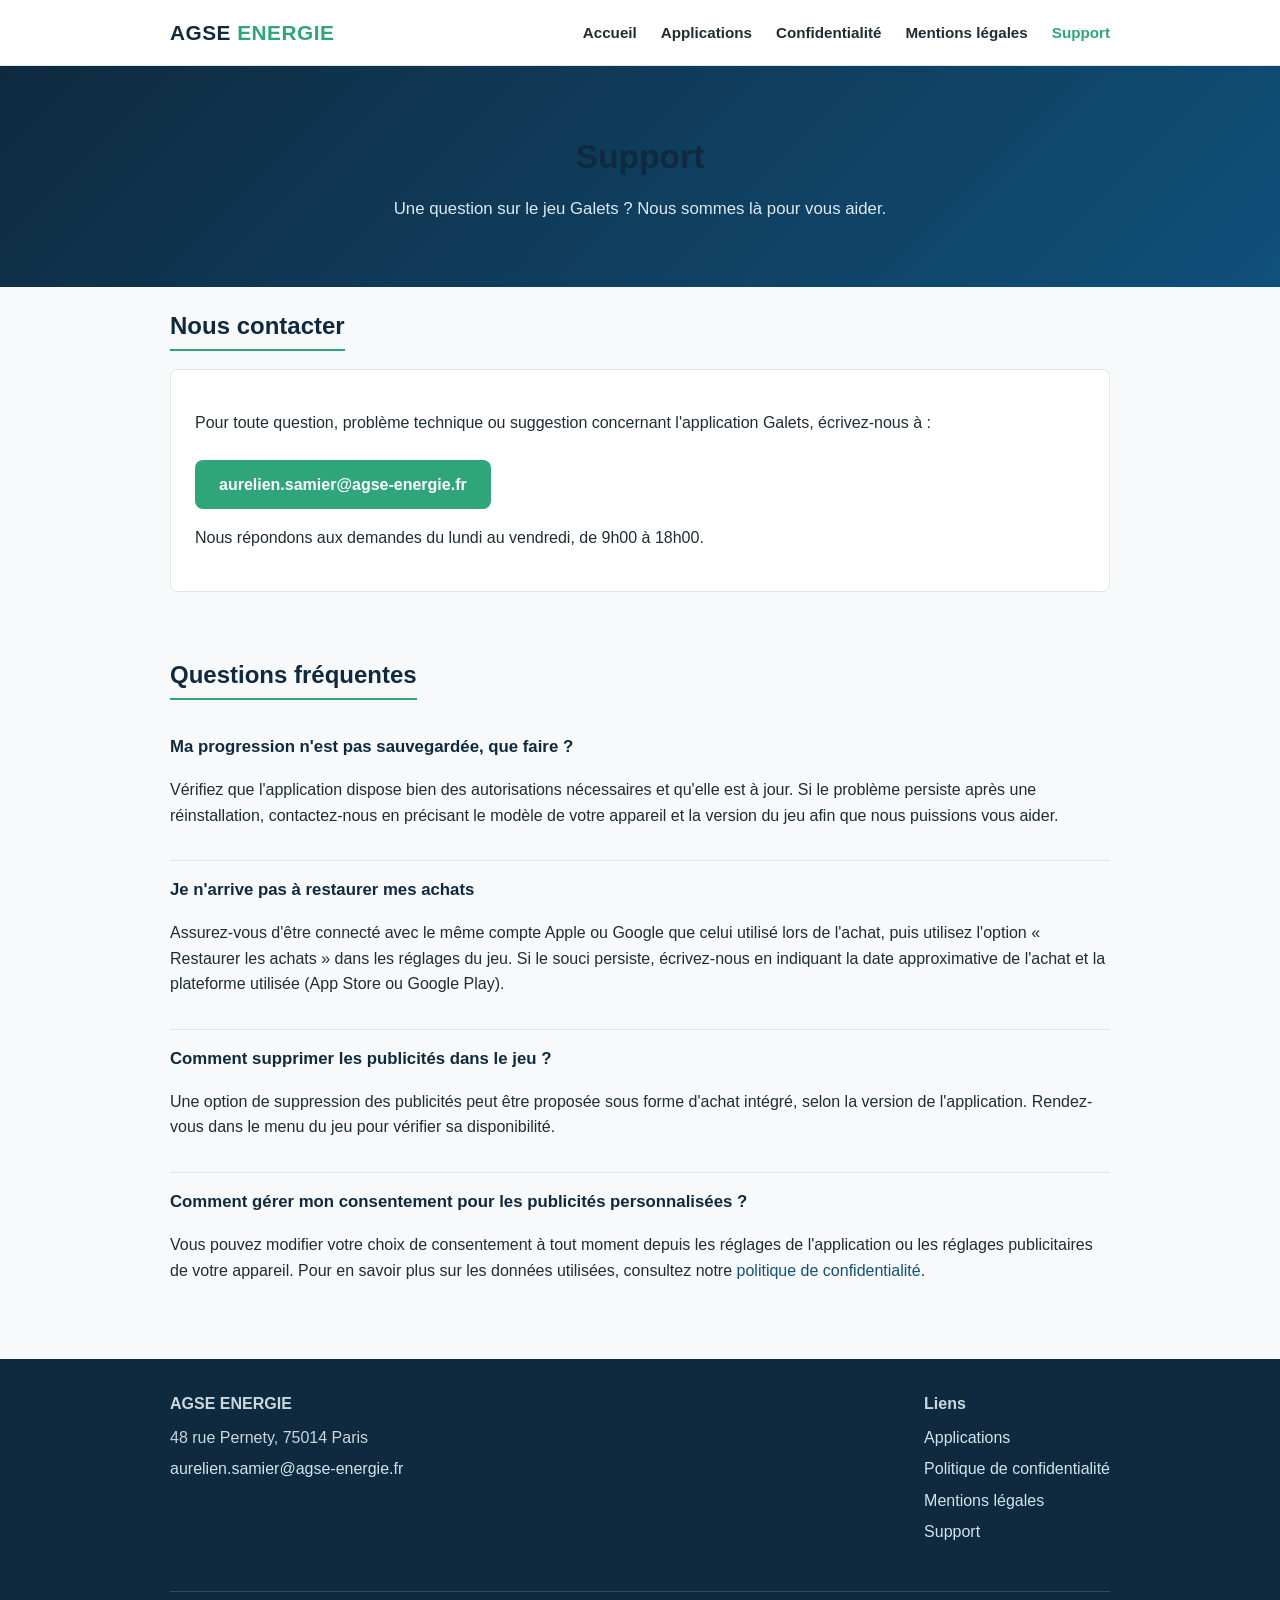
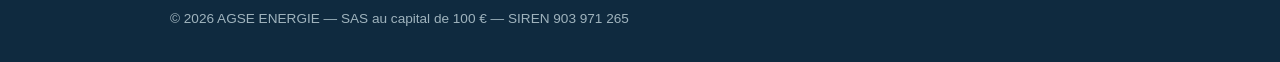
<file: support.html>
<!DOCTYPE html>
<html lang="fr">
<head>
<meta charset="UTF-8">
<meta name="viewport" content="width=device-width, initial-scale=1.0">
<title>Support — Galets | AGSE ENERGIE</title>
<meta name="description" content="Support et FAQ pour le jeu mobile Galets.">
<link rel="stylesheet" href="style.css">
</head>
<body>

<header class="entete">
  <div class="entete-interieur">
    <div class="logo">AGSE <span>ENERGIE</span></div>
    <nav class="principale">
      <ul>
        <li><a href="index.html">Accueil</a></li>
        <li><a href="applications.html">Applications</a></li>
        <li><a href="confidentialite.html">Confidentialité</a></li>
        <li><a href="mentions-legales.html">Mentions légales</a></li>
        <li><a href="support.html" class="actif">Support</a></li>
      </ul>
    </nav>
  </div>
</header>

<div class="hero">
  <h1>Support</h1>
  <p>Une question sur le jeu Galets ? Nous sommes là pour vous aider.</p>
</div>

<main class="conteneur">

  <section>
    <h2>Nous contacter</h2>
    <div class="carte">
      <p>
        Pour toute question, problème technique ou suggestion concernant l'application Galets,
        écrivez-nous à :
      </p>
      <p><a href="mailto:aurelien.samier@agse-energie.fr" class="bouton">aurelien.samier@agse-energie.fr</a></p>
      <p>Nous répondons aux demandes du lundi au vendredi, de 9h00 à 18h00.</p>
    </div>
  </section>

  <section>
    <h2>Questions fréquentes</h2>

    <div class="faq-item">
      <h3>Ma progression n'est pas sauvegardée, que faire ?</h3>
      <p>
        Vérifiez que l'application dispose bien des autorisations nécessaires et qu'elle est à
        jour. Si le problème persiste après une réinstallation, contactez-nous en précisant le
        modèle de votre appareil et la version du jeu afin que nous puissions vous aider.
      </p>
    </div>

    <div class="faq-item">
      <h3>Je n'arrive pas à restaurer mes achats</h3>
      <p>
        Assurez-vous d'être connecté avec le même compte Apple ou Google que celui utilisé lors
        de l'achat, puis utilisez l'option « Restaurer les achats » dans les réglages du jeu.
        Si le souci persiste, écrivez-nous en indiquant la date approximative de l'achat et la
        plateforme utilisée (App Store ou Google Play).
      </p>
    </div>

    <div class="faq-item">
      <h3>Comment supprimer les publicités dans le jeu ?</h3>
      <p>
        Une option de suppression des publicités peut être proposée sous forme d'achat intégré,
        selon la version de l'application. Rendez-vous dans le menu du jeu pour vérifier sa
        disponibilité.
      </p>
    </div>

    <div class="faq-item">
      <h3>Comment gérer mon consentement pour les publicités personnalisées ?</h3>
      <p>
        Vous pouvez modifier votre choix de consentement à tout moment depuis les réglages de
        l'application ou les réglages publicitaires de votre appareil. Pour en savoir plus sur
        les données utilisées, consultez notre
        <a href="confidentialite.html">politique de confidentialité</a>.
      </p>
    </div>

  </section>

</main>

<footer class="pied">
  <div class="conteneur">
    <div>
      <strong>AGSE ENERGIE</strong>
      <ul>
        <li>48 rue Pernety, 75014 Paris</li>
        <li><a href="mailto:aurelien.samier@agse-energie.fr">aurelien.samier@agse-energie.fr</a></li>
      </ul>
    </div>
    <div>
      <strong>Liens</strong>
      <ul>
        <li><a href="applications.html">Applications</a></li>
        <li><a href="confidentialite.html">Politique de confidentialité</a></li>
        <li><a href="mentions-legales.html">Mentions légales</a></li>
        <li><a href="support.html">Support</a></li>
      </ul>
    </div>
    <div class="pied-copy">&copy; <span id="annee"></span> AGSE ENERGIE — SAS au capital de 100 € — SIREN 903 971 265</div>
  </div>
</footer>

<script>document.getElementById("annee").textContent = new Date().getFullYear();</script>
</body>
</html>
</file>
<file: style.css>
:root {
  --bleu-fonce: #0f2a3f;
  --bleu: #10507a;
  --accent: #2ea67a;
  --fond: #f7f9fa;
  --texte: #1f2d33;
  --texte-clair: #5b6b72;
  --bordure: #e0e6e8;
  --blanc: #ffffff;
  --rayon: 8px;
}

* {
  box-sizing: border-box;
}

html {
  scroll-behavior: smooth;
}

body {
  margin: 0;
  font-family: "Segoe UI", Arial, Helvetica, sans-serif;
  color: var(--texte);
  background: var(--fond);
  line-height: 1.6;
}

a {
  color: var(--bleu);
  text-decoration: none;
}

a:hover {
  text-decoration: underline;
}

img {
  max-width: 100%;
}

.conteneur {
  max-width: 980px;
  margin: 0 auto;
  padding: 0 20px;
}

/* En-tête */
header.entete {
  background: var(--blanc);
  border-bottom: 1px solid var(--bordure);
  position: sticky;
  top: 0;
  z-index: 10;
}

.entete-interieur {
  max-width: 980px;
  margin: 0 auto;
  padding: 16px 20px;
  display: flex;
  align-items: center;
  justify-content: space-between;
  flex-wrap: wrap;
  gap: 10px;
}

.logo {
  font-size: 1.3rem;
  font-weight: 700;
  color: var(--bleu-fonce);
  letter-spacing: 0.5px;
}

.logo span {
  color: var(--accent);
}

nav.principale ul {
  list-style: none;
  display: flex;
  gap: 24px;
  margin: 0;
  padding: 0;
  flex-wrap: wrap;
}

nav.principale a {
  color: var(--texte);
  font-weight: 600;
  font-size: 0.95rem;
}

nav.principale a.actif {
  color: var(--accent);
}

/* Bannière / Hero */
.hero {
  background: linear-gradient(135deg, var(--bleu-fonce), var(--bleu));
  color: var(--blanc);
  padding: 64px 20px;
  text-align: center;
}

.hero h1 {
  margin: 0 0 12px;
  font-size: 2.1rem;
}

.hero p {
  margin: 0 auto;
  max-width: 640px;
  font-size: 1.05rem;
  color: #dbe9f1;
}

/* Sections */
main {
  padding: 48px 0 20px;
}

section {
  margin-bottom: 44px;
}

h1, h2, h3 {
  color: var(--bleu-fonce);
}

h2 {
  font-size: 1.5rem;
  border-bottom: 2px solid var(--accent);
  display: inline-block;
  padding-bottom: 4px;
  margin-bottom: 18px;
}

.carte {
  background: var(--blanc);
  border: 1px solid var(--bordure);
  border-radius: var(--rayon);
  padding: 24px;
}

.grille {
  display: grid;
  grid-template-columns: repeat(2, 1fr);
  gap: 20px;
}

@media (max-width: 680px) {
  .grille {
    grid-template-columns: 1fr;
  }
}

.liste-propre {
  list-style: none;
  padding: 0;
  margin: 0;
}

.liste-propre li {
  padding: 8px 0;
  border-bottom: 1px solid var(--bordure);
}

.liste-propre li:last-child {
  border-bottom: none;
}

table {
  width: 100%;
  border-collapse: collapse;
  background: var(--blanc);
}

table caption {
  text-align: left;
  font-weight: 600;
  margin-bottom: 8px;
}

th, td {
  text-align: left;
  padding: 10px 12px;
  border: 1px solid var(--bordure);
  font-size: 0.95rem;
  vertical-align: top;
}

th {
  background: #eef3f5;
  color: var(--bleu-fonce);
}

.bouton {
  display: inline-block;
  background: var(--accent);
  color: var(--blanc);
  padding: 12px 24px;
  border-radius: var(--rayon);
  font-weight: 600;
  margin-top: 8px;
}

.bouton:hover {
  background: #268a66;
  text-decoration: none;
}

.bouton-secondaire {
  display: inline-block;
  border: 1px solid var(--bleu);
  color: var(--bleu);
  padding: 11px 23px;
  border-radius: var(--rayon);
  font-weight: 600;
  margin-top: 8px;
}

.badge-liste {
  display: flex;
  gap: 14px;
  flex-wrap: wrap;
  margin-top: 20px;
}

.faq-item {
  border-bottom: 1px solid var(--bordure);
  padding: 16px 0;
}

.faq-item:last-child {
  border-bottom: none;
}

.faq-item h3 {
  margin: 0 0 6px;
  font-size: 1.05rem;
}

/* Pied de page */
footer.pied {
  background: var(--bleu-fonce);
  color: #c9d7de;
  padding: 32px 0;
  margin-top: 40px;
}

footer.pied .conteneur {
  display: flex;
  flex-wrap: wrap;
  justify-content: space-between;
  gap: 20px;
}

footer.pied a {
  color: #cfe3ec;
}

footer.pied ul {
  list-style: none;
  padding: 0;
  margin: 8px 0 0;
}

footer.pied li {
  margin-bottom: 6px;
}

.pied-copy {
  width: 100%;
  margin-top: 20px;
  padding-top: 16px;
  border-top: 1px solid rgba(255,255,255,0.15);
  font-size: 0.85rem;
  color: #9fb3bd;
}

.encart-info {
  background: #eaf4ef;
  border-left: 4px solid var(--accent);
  padding: 16px 20px;
  border-radius: var(--rayon);
  margin: 20px 0;
}
</file>
